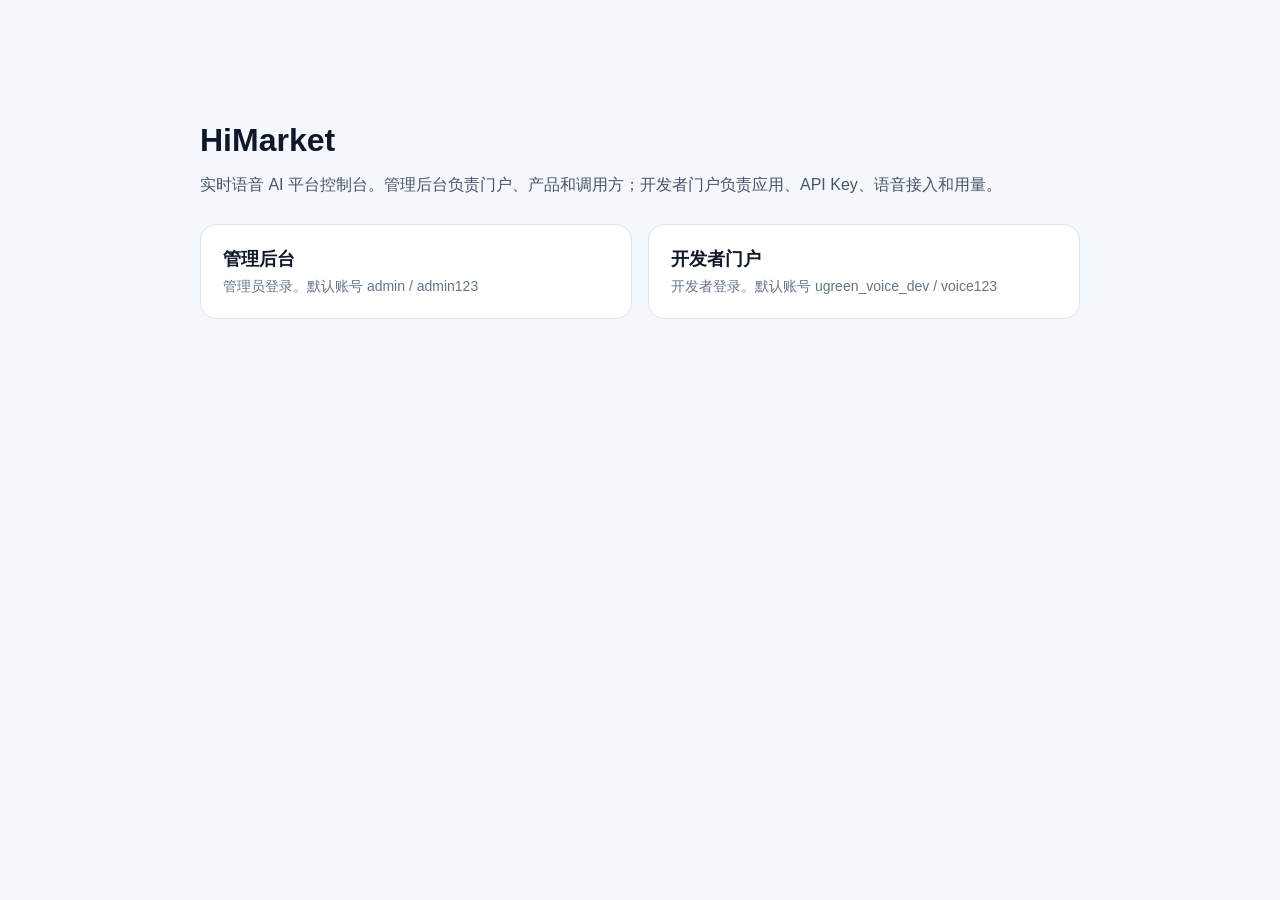
<file: web/index.html>
<!DOCTYPE html>
<html lang="zh-CN">
<head>
  <meta charset="utf-8" />
  <meta name="viewport" content="width=device-width, initial-scale=1" />
  <title>HiMarket</title>
  <style>
    body { margin: 0; font-family: -apple-system, BlinkMacSystemFont, "PingFang SC", sans-serif; background: #f4f7fb; color: #0f172a; }
    main { max-width: 880px; margin: 10vh auto; padding: 32px; }
    h1 { margin: 0 0 8px; }
    p { color: #475569; }
    .row { display: flex; gap: 16px; margin-top: 28px; }
    a { flex: 1; text-decoration: none; background: white; border: 1px solid #dbe3ef; border-radius: 16px; padding: 22px; color: inherit; }
    a strong { display: block; font-size: 18px; margin-bottom: 6px; }
    a span { color: #64748b; font-size: 14px; }
  </style>
</head>
<body>
  <main>
    <h1>HiMarket</h1>
    <p>实时语音 AI 平台控制台。管理后台负责门户、产品和调用方；开发者门户负责应用、API Key、语音接入和用量。</p>
    <div class="row">
      <a href="/admin"><strong>管理后台</strong><span>管理员登录。默认账号 admin / admin123</span></a>
      <a href="/portal"><strong>开发者门户</strong><span>开发者登录。默认账号 ugreen_voice_dev / voice123</span></a>
    </div>
  </main>
</body>
</html>
</file>
